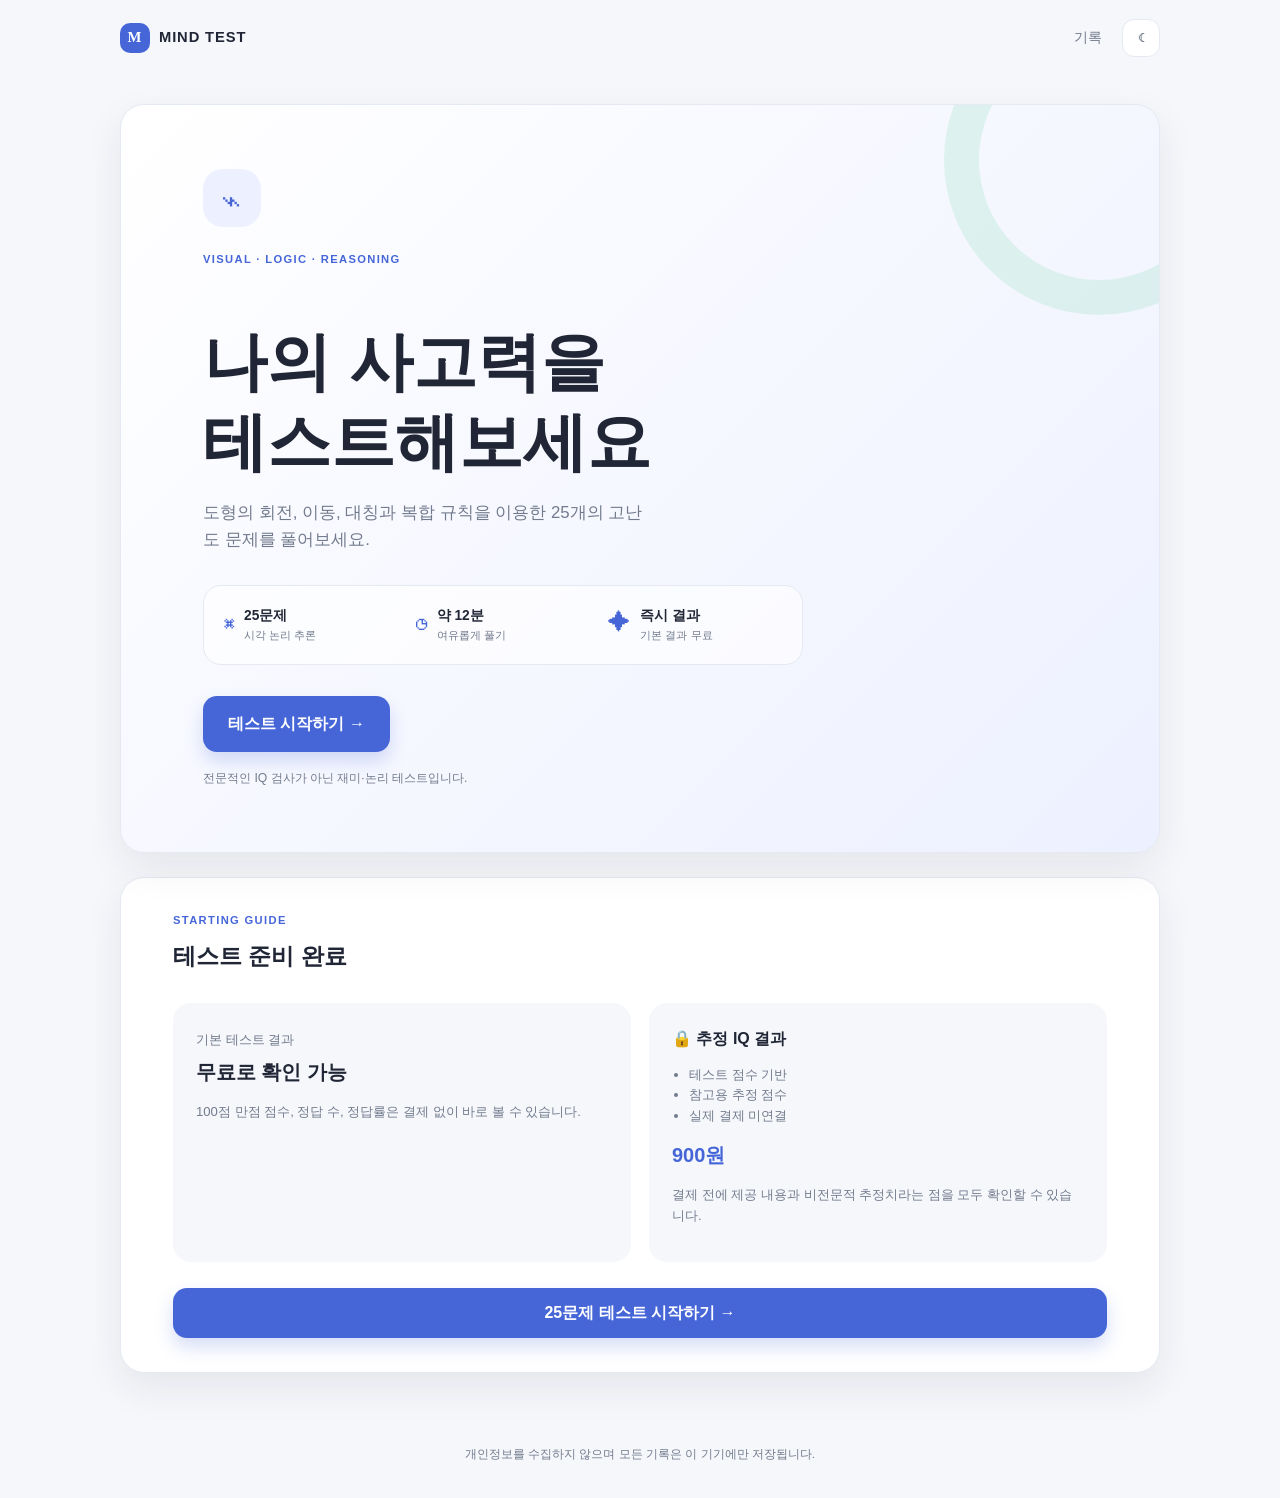
<file: IQ테/index.html>
<!doctype html><html lang="ko"><head><meta charset="utf-8"><meta name="viewport" content="width=device-width,initial-scale=1"><meta name="description" content="재미로 즐기는 시각 논리와 패턴 추론 테스트"><title>MIND TEST | 시각 사고 테스트</title><link rel="stylesheet" href="style.css"></head><body data-page="home"><header class="site-header"><a class="brand" href="index.html"><b>M</b>MIND TEST</a><nav><a href="history.html">기록</a><button class="theme-toggle" type="button" aria-label="다크 모드 전환">☾</button></nav></header><main class="home-main"><section class="hero-card"><span class="hero-icon">⌁</span><p class="eyebrow">VISUAL · LOGIC · REASONING</p><h1>나의 사고력을<br>테스트해보세요</h1><p class="hero-copy">도형의 회전, 이동, 대칭과 복합 규칙을 이용한 25개의 고난도 문제를 풀어보세요.</p><div class="test-facts"><div>⌘ <span><strong>25문제</strong><small>시각 논리 추론</small></span></div><div>◷ <span><strong>약 12분</strong><small>여유롭게 풀기</small></span></div><div>✦ <span><strong>즉시 결과</strong><small>기본 결과 무료</small></span></div></div><a class="button primary large" href="#test-ready">테스트 시작하기 →</a><p class="disclaimer">전문적인 IQ 검사가 아닌 재미·논리 테스트입니다.</p></section><section class="ready-card" id="test-ready"><p class="eyebrow">STARTING GUIDE</p><h2>테스트 준비 완료</h2><div class="ready-content"><article><span>기본 테스트 결과</span><strong>무료로 확인 가능</strong><p>100점 만점 점수, 정답 수, 정답률은 결제 없이 바로 볼 수 있습니다.</p></article><article><h3>🔒 추정 IQ 결과</h3><ul><li>테스트 점수 기반</li><li>참고용 추정 점수</li><li>실제 결제 미연결</li></ul><strong class="price">900원</strong><p>결제 전에 제공 내용과 비전문적 추정치라는 점을 모두 확인할 수 있습니다.</p></article></div><a class="button primary wide" href="test.html">25문제 테스트 시작하기 →</a></section></main><footer>개인정보를 수집하지 않으며 모든 기록은 이 기기에만 저장됩니다.</footer><script src="script.js"></script></body></html>
</file>
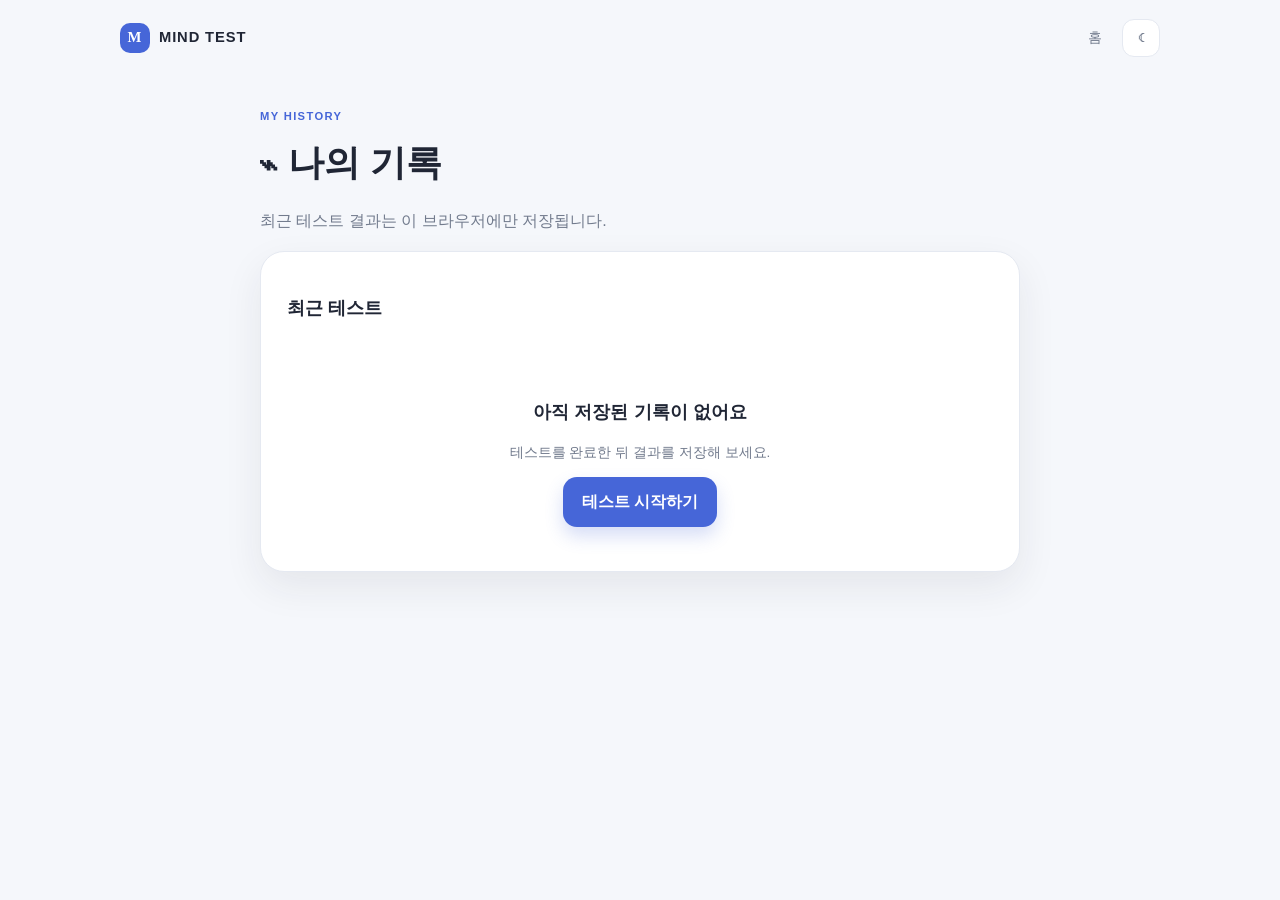
<file: IQ테/history.html>
<!doctype html><html lang="ko"><head><meta charset="utf-8"><meta name="viewport" content="width=device-width,initial-scale=1"><title>테스트 기록 | MIND TEST</title><link rel="stylesheet" href="style.css"></head><body data-page="history"><header class="site-header"><a class="brand" href="index.html"><b>M</b>MIND TEST</a><nav><a href="index.html">홈</a><button class="theme-toggle" type="button" aria-label="다크 모드 전환">☾</button></nav></header><main class="history-main"><section class="page-intro"><p class="eyebrow">MY HISTORY</p><h1>⌁ 나의 기록</h1><p>최근 테스트 결과는 이 브라우저에만 저장됩니다.</p></section><section class="history-panel"><h2>최근 테스트</h2><div id="history-list" class="history-list"></div><div id="empty-history" class="empty-state" hidden><h2>아직 저장된 기록이 없어요</h2><p>테스트를 완료한 뒤 결과를 저장해 보세요.</p><a class="button primary" href="test.html">테스트 시작하기</a></div></section><section id="history-chart-card" class="history-chart-card" hidden><h2>나의 점수 변화</h2><div id="history-chart" class="history-chart"></div></section></main><script src="script.js"></script></body></html>
</file>
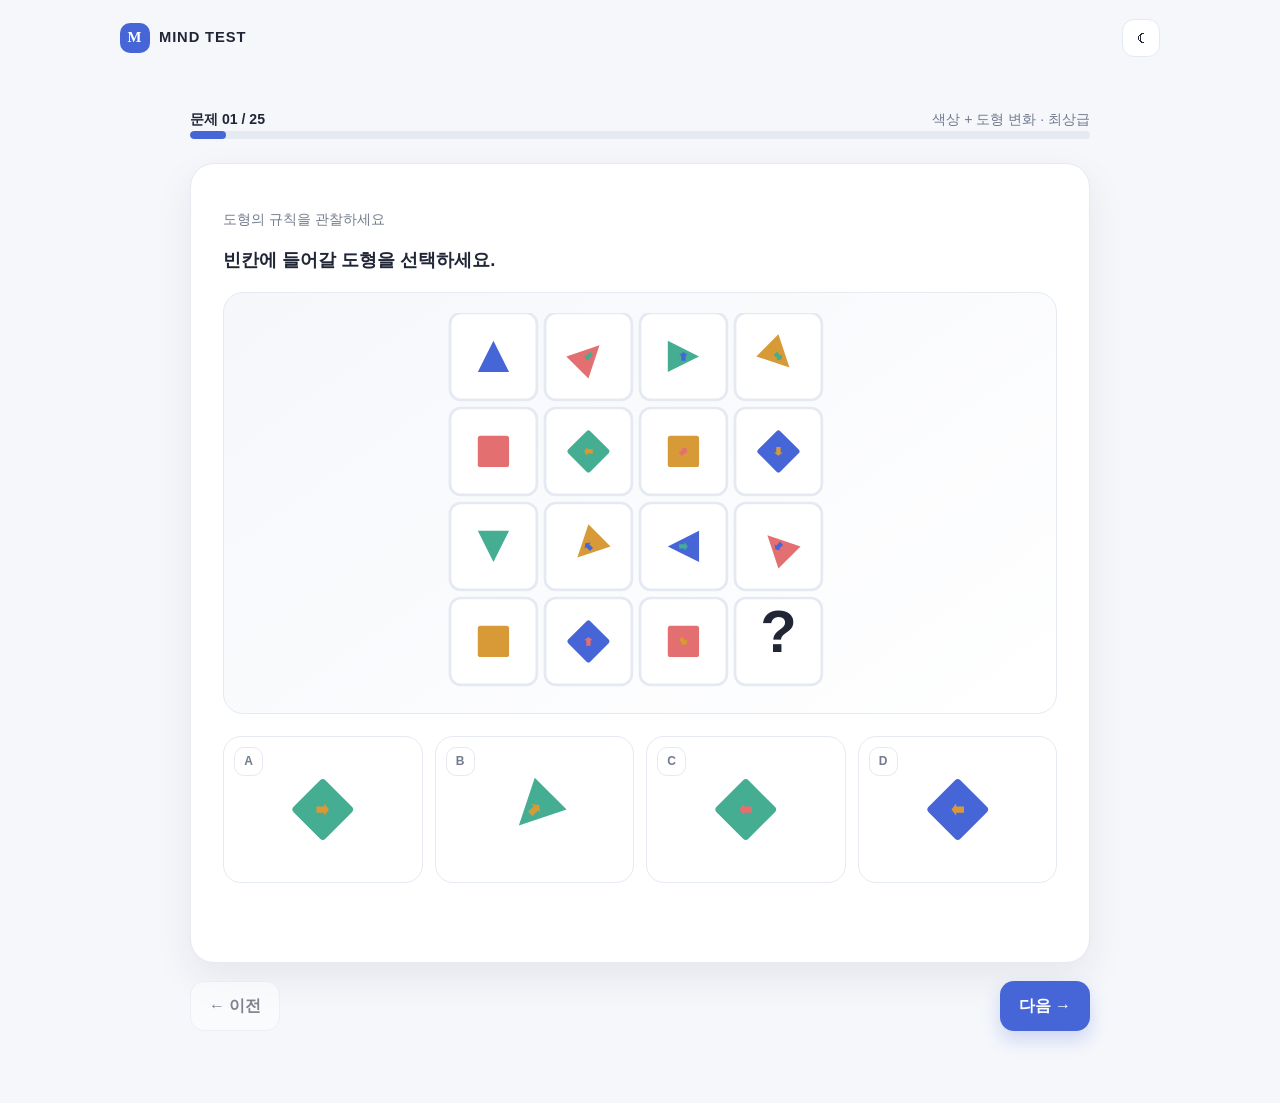
<file: IQ테/result.html>
<!doctype html><html lang="ko"><head><meta charset="utf-8"><meta name="viewport" content="width=device-width,initial-scale=1"><title>테스트 결과 | MIND TEST</title><link rel="stylesheet" href="style.css"><link rel="stylesheet" href="visual.css"><link rel="stylesheet" href="result.css"></head><body data-page="result"><header class="site-header"><a class="brand" href="index.html"><b>M</b>MIND TEST</a><nav><a href="history.html">기록</a><button class="theme-toggle" type="button" aria-label="다크 모드 전환">☾</button></nav></header><main class="result-main premium-result-main"><section class="score-hero free-score-card"><span>✦</span><p class="eyebrow">TEST COMPLETE · FREE RESULT</p><h1>테스트 완료!</h1><div class="score-display"><strong id="score-value">0</strong><small>/ 100점</small></div><p class="score-label">테스트 점수</p><div class="progress-track"><i id="result-progress-fill"></i></div><div class="free-stats"><strong id="review-summary">0 / 25 정답</strong><span id="accuracy-value">정답률 0%</span></div><p class="free-note">테스트 점수는 무료입니다.</p><p class="score-disclaimer">이 점수는 본 테스트에서의 결과이며, 전문적인 IQ 검사 결과나 실제 IQ 점수를 의미하지 않습니다.</p></section><section class="premium-iq-card" id="premium-iq-card"><div id="iq-locked"><p class="eyebrow">🔒 PREMIUM RESULT</p><h2>나의 추정 IQ</h2><div class="locked-value">?</div><p class="locked-copy">상세 결과가 잠겨있습니다.</p><div class="premium-notice"><strong>900원 결제 후 테스트 결과를 바탕으로 한 추정 IQ 점수를 확인할 수 있습니다.</strong><p>이 점수는 본 테스트의 결과를 바탕으로 산출한 비전문적 추정치이며, 전문기관의 표준화된 IQ 검사 결과를 의미하지 않습니다.</p></div><strong class="premium-price">900원</strong><button class="button primary premium-action" type="button" id="test-payment-button">테스트용 결제 완료</button><small class="payment-caption">개발용 버튼입니다. 실제 결제는 연결되어 있지 않습니다.</small></div><div id="iq-unlocked" hidden><p class="eyebrow">🧠 PREMIUM RESULT</p><h2>추정 IQ 결과</h2><div class="estimated-value" id="estimated-iq-value">0</div><p class="estimated-caption">참고용 추정 점수</p><div class="premium-breakdown"><span>테스트 점수 <strong id="premium-score">0 / 100점</strong></span><span>정답률 <strong id="premium-accuracy">0%</strong></span></div><p class="premium-warning">⚠ 전문 IQ 검사 결과가 아닙니다.</p></div></section><div class="result-actions"><a class="button ghost" href="index.html">다시 테스트하기</a><button class="button primary" id="save-result-button" type="button">결과 저장</button></div></main><script src="questions.js"></script><script src="script.js"></script></body></html>
</file>
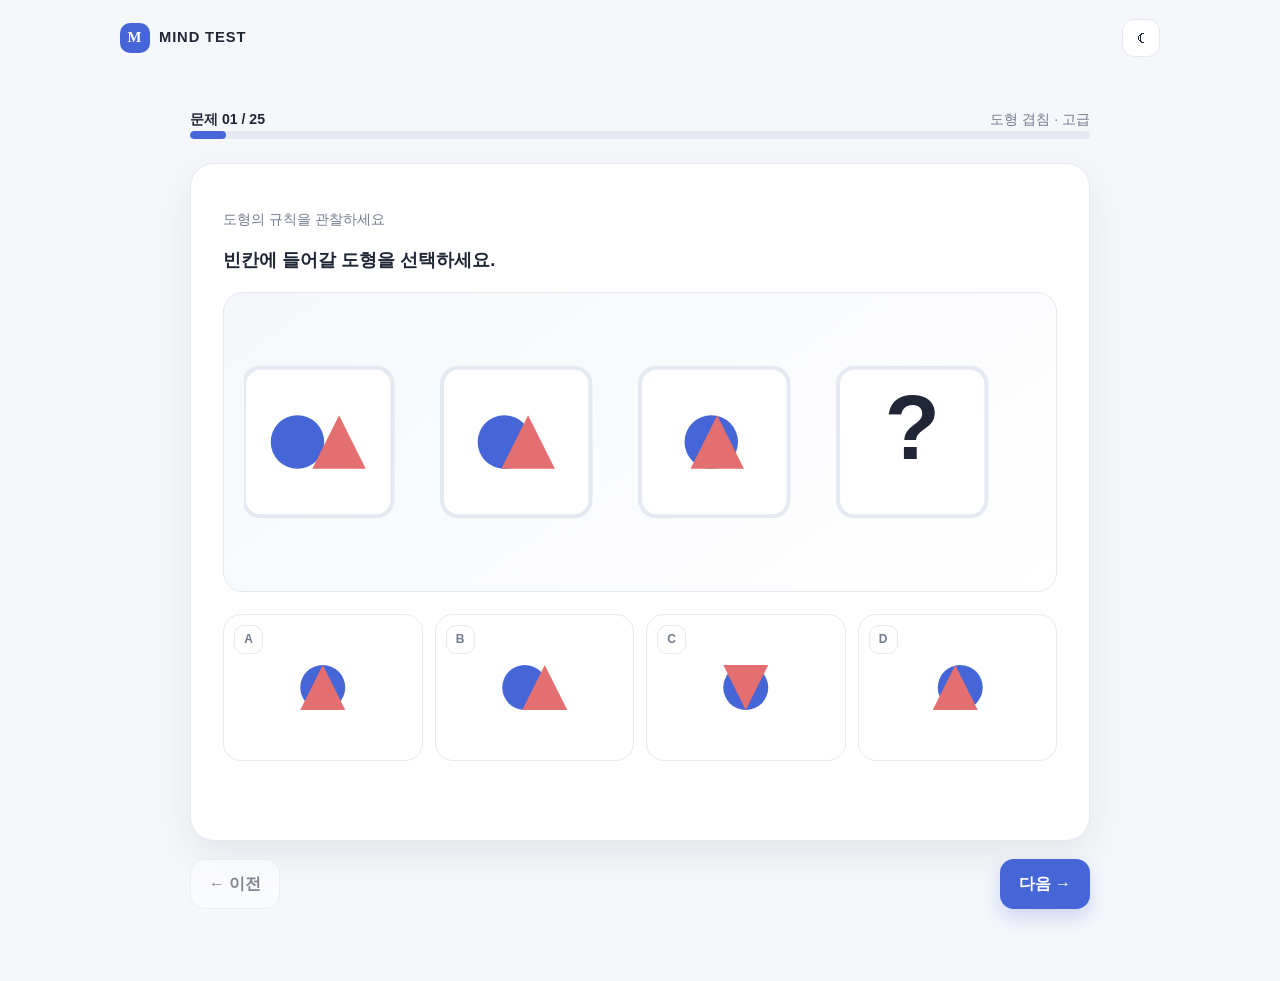
<file: IQ테/test.html>
<!doctype html><html lang="ko"><head><meta charset="utf-8"><meta name="viewport" content="width=device-width,initial-scale=1"><title>도형 테스트 | MIND TEST</title><link rel="stylesheet" href="style.css"><link rel="stylesheet" href="visual.css"></head><body data-page="test"><header class="site-header"><a class="brand" href="index.html"><b>M</b>MIND TEST</a><button class="theme-toggle" type="button" aria-label="다크 모드 전환">☾</button></header><main class="test-main visual-test-main"><div class="test-progress-head"><strong id="question-number">문제 01 / 25</strong><span id="category-label">도형 행렬 · 중상급</span></div><div class="progress-track"><i id="progress-fill"></i></div><section class="question-card visual-question-card" aria-live="polite"><p class="question-lead">도형의 규칙을 관찰하세요</p><h1 id="question-text"></h1><div id="question-visual" class="question-visual" hidden></div><div class="options visual-options" id="options" role="radiogroup" aria-label="그림 선택지"></div><p class="selection-message" id="selection-message" aria-live="polite"></p></section><div class="test-controls"><button class="button ghost" id="previous-button" type="button">← 이전</button><button class="button primary" id="next-button" type="button">다음 →</button></div></main><script src="questions.js"></script><script src="script.js"></script></body></html>
</file>
<file: IQ테/style.css>
:root{--ink:#202635;--muted:#727b8d;--bg:#f5f7fb;--surface:#fff;--line:#e5e9f1;--accent:#4666d8;--soft:#edf0ff;--shadow:0 15px 38px #20263514}*{box-sizing:border-box}html{min-width:320px;scroll-behavior:smooth}body{margin:0;overflow-x:hidden;background:var(--bg);color:var(--ink);font:16px/1.6 "Noto Sans KR","Malgun Gothic",sans-serif}body.dark{--ink:#f0f2fa;--muted:#b3bbcc;--bg:#171b25;--surface:#222835;--line:#363e4d;--soft:#2e3855;--shadow:0 15px 38px #0004}a{color:inherit;text-decoration:none}button{font:inherit;color:inherit}.site-header,.home-main,footer{width:min(1040px,calc(100% - 40px));margin:auto}.site-header{height:76px;display:flex;justify-content:space-between;align-items:center}.site-header nav{display:flex;gap:20px;align-items:center;color:var(--muted);font-size:.9rem}.brand{display:flex;align-items:center;gap:9px;font-weight:900;letter-spacing:.06em;font-size:.92rem}.brand b{display:grid;place-items:center;width:30px;height:30px;border-radius:10px;background:var(--accent);color:#fff;font-family:Georgia}.theme-toggle{width:38px;height:38px;border:1px solid var(--line);border-radius:12px;background:var(--surface);cursor:pointer}.hero-card,.ready-card,.question-card,.premium-report,.history-panel,.history-chart-card{border:1px solid var(--line);border-radius:24px;background:var(--surface);box-shadow:var(--shadow)}.home-main{margin-top:28px;margin-bottom:72px}.hero-card{position:relative;overflow:hidden;padding:64px clamp(26px,7vw,82px);background:linear-gradient(135deg,var(--surface),var(--soft))}.hero-card:after{content:"";position:absolute;right:-95px;top:-100px;width:240px;height:240px;border:35px solid #cfeee5;border-radius:50%;opacity:.65}.hero-icon{position:relative;z-index:1;display:grid;place-items:center;width:58px;height:58px;margin-bottom:24px;border-radius:20px;background:var(--soft);color:var(--accent);font:2.3rem Georgia}.eyebrow{margin:0 0 8px;color:var(--accent);font-size:.7rem;font-weight:900;letter-spacing:.12em}.hero-card h1{position:relative;z-index:1;margin-bottom:18px;font-size:clamp(2.25rem,6vw,4rem);line-height:1.25}.hero-copy{position:relative;z-index:1;max-width:450px;color:var(--muted);font-size:1.05rem}.test-facts{position:relative;z-index:1;display:grid;grid-template-columns:repeat(3,1fr);max-width:600px;margin:31px 0;padding:10px;border:1px solid var(--line);border-radius:18px;background:#ffffffaa}.test-facts>div{display:flex;gap:10px;padding:9px;color:var(--accent);font-size:1.4rem}.test-facts strong,.test-facts small{display:block;color:var(--ink);font-size:.86rem}.test-facts small{color:var(--muted);font-size:.7rem}.button{display:inline-flex;align-items:center;justify-content:center;min-height:48px;padding:11px 18px;border:1px solid transparent;border-radius:14px;cursor:pointer;font-weight:800;transition:.18s}.button:hover,.theme-toggle:hover{transform:translateY(-2px)}.primary{background:var(--accent);color:#fff;box-shadow:0 9px 18px #4666d838}.secondary{border-color:var(--accent);background:transparent;color:var(--accent)}.ghost{border-color:var(--line);background:var(--surface)}.button:disabled{opacity:.55;cursor:not-allowed;transform:none}.large{min-height:56px;padding:13px 24px}.wide{width:100%;margin-top:26px}.disclaimer{position:relative;z-index:1;margin:17px 0 0;color:var(--muted);font-size:.76rem}.ready-card{margin-top:24px;padding:34px clamp(22px,5vw,52px)}.ready-card h2{margin:0;font-size:1.45rem}.ready-content{display:grid;grid-template-columns:1fr 1fr;gap:18px;margin-top:28px}.ready-content article{min-height:180px;padding:23px;border-radius:18px;background:var(--bg)}.ready-content article>span,.ready-content p{color:var(--muted);font-size:.82rem}.ready-content article>strong{display:block;margin:5px 0 10px;font-size:1.22rem}.ready-content h3{margin:0;font-size:1rem}.ready-content ul{margin:13px 0;padding-left:17px;color:var(--muted);font-size:.8rem}.price{color:var(--accent)!important;font-size:1.25rem!important}footer{padding-bottom:34px;text-align:center;color:var(--muted);font-size:.74rem}.test-main,.result-main,.history-main{width:min(760px,calc(100% - 40px));margin:32px auto 72px}.test-progress-head,.section-heading,.report-bottom{display:flex;justify-content:space-between;gap:12px}.test-progress-head{font-size:.88rem}.test-progress-head span{color:var(--muted)}.progress-track{height:8px;overflow:hidden;border-radius:99px;background:var(--line)}.progress-track i{display:block;height:100%;width:0;border-radius:inherit;background:var(--accent);transition:width .35s}.question-card{min-height:440px;padding:44px;margin-top:24px;animation:in .3s ease}.question-lead{color:var(--muted);font-size:.86rem}.question-card h1{font-size:clamp(1.35rem,4vw,1.9rem)}.question-visual{display:grid;place-items:center;min-height:120px;margin:0 0 25px;padding:12px;border-radius:16px;background:var(--bg)}.question-visual svg{max-width:100%;max-height:205px;fill:var(--accent)}.question-visual text{fill:var(--ink);stroke:none;font-size:44px;font-weight:900;text-anchor:middle}.question-visual .grid{fill:none;stroke:var(--line);stroke-width:2}.options{display:grid;gap:10px}.option{display:flex;align-items:center;gap:13px;min-height:60px;padding:12px 15px;border:1px solid var(--line);border-radius:16px;background:var(--surface);cursor:pointer;transition:.18s}.option:hover{border-color:var(--accent);transform:translateX(3px)}.option.selected{border-color:var(--accent);background:var(--soft);box-shadow:0 8px 18px #4666d81a}.option input{position:absolute;opacity:0}.option b{display:grid;place-items:center;width:29px;height:29px;border:1px solid var(--line);border-radius:10px;color:var(--muted);font-size:.75rem}.option span{flex:1}.option i{display:none;color:var(--accent);font-style:normal;font-weight:900}.option.selected b{background:var(--accent);color:#fff}.option.selected i{display:block}.selection-message{min-height:21px;color:#c85a68;font-size:.8rem}.test-controls,.result-actions{display:flex;justify-content:space-between;gap:12px;margin-top:18px}.score-hero{text-align:center}.score-hero>span{display:grid;place-items:center;width:46px;height:46px;margin:auto;border-radius:16px;background:var(--soft);color:var(--accent);font-size:1.4rem}.score-hero h1{margin:10px 0}.score-display{display:flex;justify-content:center;align-items:baseline;gap:6px;margin:20px 0}.score-display strong{color:var(--accent);font-size:clamp(4.2rem,16vw,6.5rem);line-height:1}.score-display small,.score-hero p span{color:var(--muted)}.score-hero .progress-track{max-width:430px;margin:auto}.category-grid{display:grid;grid-template-columns:repeat(3,1fr);gap:10px;margin:24px 0}.category-grid article{padding:18px;border:1px solid var(--line);border-radius:18px;background:var(--surface);box-shadow:var(--shadow)}.category-grid span{color:var(--muted);font-size:.82rem}.category-grid strong{display:block;margin:4px 0 10px;font-size:1.4rem}.category-grid small{color:var(--muted);font-size:.7rem}.category-grid i,.report-bars i{display:block;height:6px;border-radius:99px;background:var(--line);overflow:hidden}.category-grid b,.report-bars b{display:block;height:100%;background:var(--accent);border-radius:inherit;transition:width .5s}.premium-report{padding:28px;margin-bottom:48px}.premium-report>p{color:var(--muted);font-size:.86rem}.report-bars{display:grid;gap:13px;margin:25px 0}.report-bars>div{display:grid;grid-template-columns:74px 1fr 28px;align-items:center;gap:10px;font-size:.82rem}.report-bars strong{color:var(--accent);text-align:right}.report-bottom{align-items:center;padding-top:18px;border-top:1px solid var(--line)}.report-bottom p{margin:2px 0;color:var(--muted);font-size:.73rem}.section-heading{align-items:end;margin-bottom:14px}.section-heading h2{margin:0;font-size:1.38rem}.text-button{border:0;background:transparent;color:var(--accent);font-weight:800;cursor:pointer;font-size:.82rem}.review-list{display:grid;gap:10px}.review-item{display:grid;grid-template-columns:46px 1fr;gap:12px;padding:19px;border:1px solid var(--line);border-left:4px solid var(--line);border-radius:16px;background:var(--surface)}.review-item.correct{border-left-color:var(--accent)}.review-item.incorrect{border-left-color:#c85a68}.review-item> b{font-size:.76rem;color:var(--muted)}.correct>b{color:var(--accent)}.incorrect>b{color:#c85a68}.review-item small,.review-item p{color:var(--muted);font-size:.78rem}.review-item h3{margin:4px 0 7px;font-size:.93rem}.review-item p{margin:3px 0}.result-actions .button{flex:1}.page-intro h1{margin:0;font-size:2.25rem}.page-intro>p:last-child{color:var(--muted)}.history-panel,.history-chart-card{padding:26px;margin:18px 0}.history-panel h2,.history-chart-card h2{font-size:1.15rem}.history-item{display:grid;grid-template-columns:1.2fr 1fr .8fr .7fr;gap:8px;align-items:center;padding:16px 0;border-bottom:1px solid var(--line)}.history-item span{color:var(--muted);font-size:.82rem}.history-item strong{color:var(--accent);font-size:1.18rem}.history-item small{color:var(--muted);font-size:.7rem}.empty-state{padding:44px 12px 18px;text-align:center}.empty-state p{color:var(--muted);font-size:.85rem}.history-chart svg{display:block;width:100%;max-width:360px;margin:auto;overflow:visible}.history-chart path{fill:none;stroke:var(--line);stroke-dasharray:3 5}.history-chart polyline{fill:none;stroke:var(--accent);stroke-width:3}.history-chart circle{fill:var(--surface);stroke:var(--accent);stroke-width:3}@keyframes in{from{opacity:0;transform:translateY(8px)}to{opacity:1;transform:none}}@media(max-width:640px){.site-header,.home-main,.test-main,.result-main,.history-main,footer{width:calc(100% - 28px)}.site-header{height:66px}.hero-card{padding:44px 23px 34px}.hero-card h1{font-size:2.25rem}.test-facts,.ready-content{grid-template-columns:1fr}.test-facts{gap:0}.test-facts small{display:none}.large{width:100%}.ready-card{padding:28px 19px}.question-card{min-height:0;padding:27px 18px}.test-controls .button{flex:1}.category-grid article{padding:14px 11px}.premium-report,.history-panel,.history-chart-card{padding:21px 18px}.report-bottom{align-items:stretch;flex-direction:column}.report-bottom .button{width:100%}.review-item{grid-template-columns:1fr}.result-actions{flex-direction:column-reverse}.history-item{grid-template-columns:1.1fr 1fr .75fr}.history-item span:last-child{display:none}}
</file>
<file: IQ테/visual.css>
/* Visual question layer: puzzle and answer content is SVG-first. */
.visual-test-main{width:min(900px,calc(100% - 40px))}.visual-question-card{min-height:0;padding:32px}.visual-question-card h1{margin:0 0 18px;font-size:1.15rem}.question-visual{min-height:300px;margin:0 0 22px;padding:20px;border:1px solid var(--line);border-radius:20px;background:linear-gradient(145deg,var(--bg),var(--surface))}.question-visual .visual-svg{width:100%;height:100%;max-height:380px;min-height:220px}.visual-cell{fill:var(--surface);stroke:var(--line);stroke-width:2}.visual-question{fill:var(--muted);font-size:32px;font-weight:800;text-anchor:middle}.visual-options{grid-template-columns:repeat(4,1fr);gap:12px}.visual-option{position:relative;display:grid;place-items:center;min-height:142px;padding:10px;border-radius:18px}.visual-option>b{position:absolute;top:10px;left:10px;z-index:1}.visual-option .option-art{width:100%;height:100%;display:grid;place-items:center}.visual-option .visual-svg{width:100%;height:100%;min-height:94px;max-height:125px}.visual-option i{position:absolute;right:10px;top:10px}.option.selected{transform:scale(1.025);border-width:2px}.score-disclaimer{max-width:510px;margin:14px auto 0!important;color:var(--muted);font-size:.75rem}.review-visuals{display:flex;gap:10px;margin:12px 0}.review-visuals>span,.solution>span{display:grid;place-items:center;width:90px;height:72px;padding:6px;border:1px solid var(--line);border-radius:11px;background:var(--bg)}.review-visuals .answer-ok{border-color:var(--accent)}.review-visuals .answer-correct{border-color:#45ad92}.review-visuals svg,.solution>span svg{width:100%;height:100%}.solution{margin-top:12px;padding:13px;border-radius:12px;background:var(--soft)}.solution strong{font-size:.78rem}.solution p{margin:3px 0 9px!important;color:var(--ink)!important}.solution>span{width:115px;height:82px;background:var(--surface)}@media(max-width:640px){.visual-test-main{width:calc(100% - 28px)}.visual-question-card{padding:22px 15px}.question-visual{min-height:220px;padding:10px}.question-visual .visual-svg{min-height:185px}.visual-options{grid-template-columns:repeat(2,1fr);gap:10px}.visual-option{min-height:132px}.visual-option .visual-svg{min-height:90px}.review-visuals>span{width:78px;height:64px}}
</file>
<file: IQ테/result.css>
.premium-result-main{width:min(700px,calc(100% - 40px))}.free-score-card{padding:36px 34px 31px;border:1px solid var(--line);border-radius:26px;background:var(--surface);box-shadow:var(--shadow)}.free-score-card .score-label{margin:-8px 0 17px;color:var(--muted);font-size:.82rem;font-weight:800}.free-score-card .progress-track{max-width:100%}.free-stats{display:flex;justify-content:center;gap:22px;margin-top:17px;font-size:.93rem}.free-stats span{color:var(--muted)}.free-note{margin:18px 0 0;color:var(--accent);font-size:.83rem;font-weight:800}.premium-iq-card{position:relative;overflow:hidden;margin-top:20px;padding:32px;border:1px solid var(--line);border-radius:26px;background:linear-gradient(145deg,var(--surface),var(--soft));box-shadow:var(--shadow);text-align:center}.premium-iq-card:before{content:"";position:absolute;right:-80px;top:-85px;width:180px;height:180px;border:24px solid var(--accent);border-radius:50%;opacity:.08}.premium-iq-card h2{position:relative;margin:4px 0 9px;font-size:1.55rem}.locked-value,.estimated-value{position:relative;margin:17px 0 7px;color:var(--accent);font-size:4.6rem;line-height:1;font-weight:900}.locked-copy,.estimated-caption{position:relative;margin-bottom:22px;color:var(--muted)}.premium-notice{position:relative;margin:20px 0;padding:17px;border-top:1px solid var(--line);border-bottom:1px solid var(--line);text-align:left}.premium-notice strong{display:block;font-size:.88rem;line-height:1.55}.premium-notice p{margin:8px 0 0;color:var(--muted);font-size:.73rem;line-height:1.6}.premium-price{position:relative;display:block;margin:18px 0 12px;color:var(--accent);font-size:1.4rem}.premium-action{position:relative;width:100%}.payment-caption{position:relative;display:block;margin-top:10px;color:var(--muted);font-size:.7rem}.premium-breakdown{position:relative;display:grid;grid-template-columns:1fr 1fr;gap:8px;margin:23px 0;padding:17px 0;border-top:1px solid var(--line);border-bottom:1px solid var(--line)}.premium-breakdown span{display:grid;gap:3px;color:var(--muted);font-size:.75rem}.premium-breakdown strong{color:var(--ink);font-size:.93rem}.premium-warning{position:relative;margin:18px 0 0;color:var(--muted);font-size:.76rem}.premium-iq-card.unlocked{background:linear-gradient(145deg,var(--surface),#eaf8f2)}body.dark .premium-iq-card.unlocked{background:linear-gradient(145deg,var(--surface),#273e3a)}@media(max-width:640px){.premium-result-main{width:calc(100% - 28px)}.free-score-card,.premium-iq-card{padding:27px 19px;border-radius:22px}.premium-iq-card h2{font-size:1.35rem}.locked-value,.estimated-value{font-size:4rem}.premium-notice{padding:15px}.premium-breakdown{gap:4px}.free-stats{gap:13px;font-size:.84rem}}
</file>
